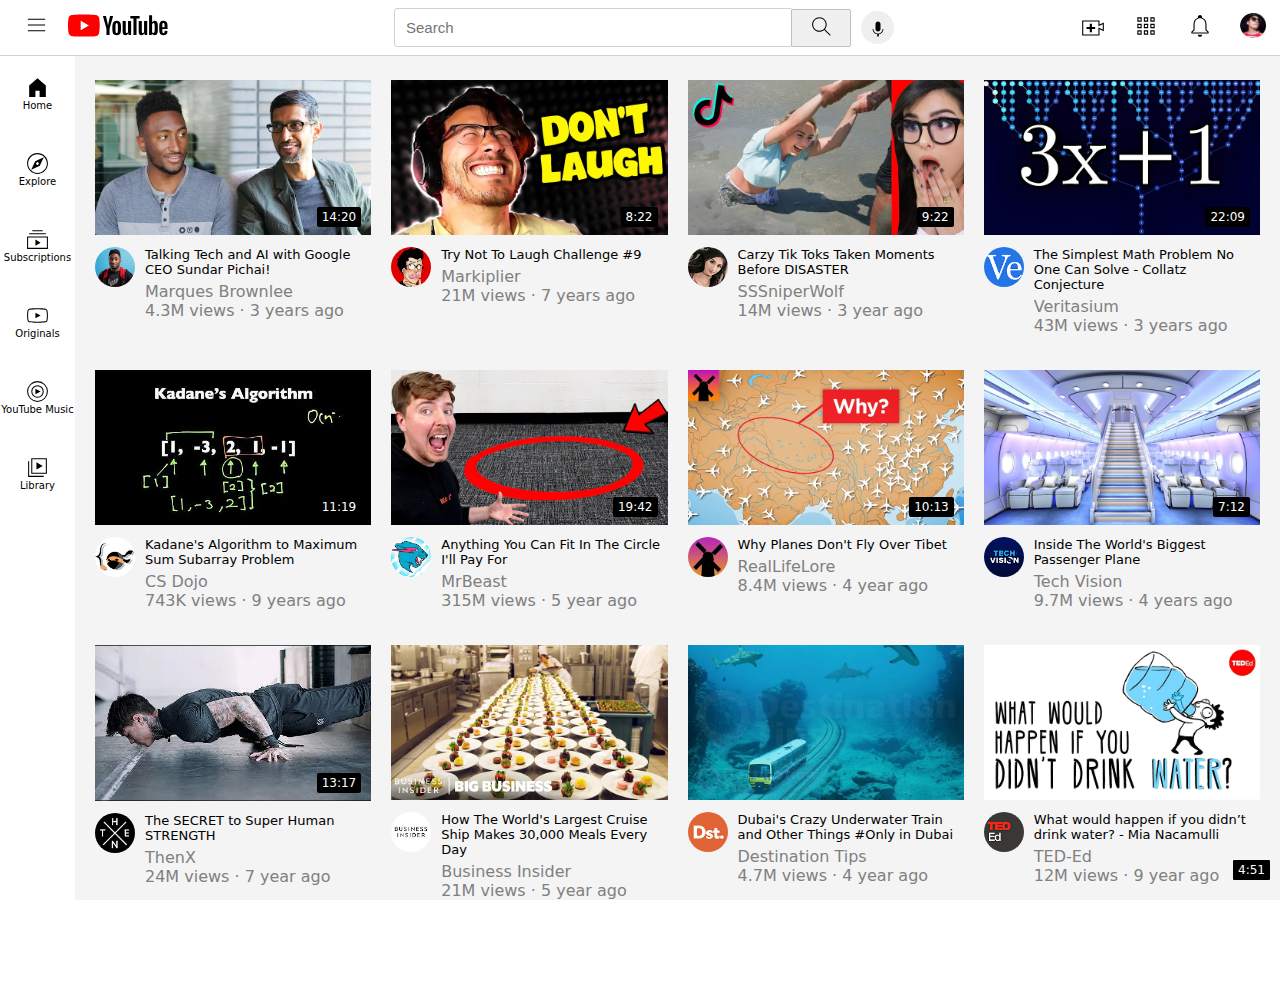
<file: index.html>
<!DOCTYPE html>
<html lang="en">
<head>
   <title>YouTube Clone</title>

    <link rel="preconnect" href="https://fonts.googleapis.com">
    <link rel="preconnect" href="https://fonts.gstatic.com" crossorigin>
    <link href="https://fonts.googleapis.com/css2?family=Roboto:ital,wght@0,100..900;1,100..900&display=swap" rel="stylesheet">
     
    <link rel="stylesheet" href="general.css">
    <link rel="stylesheet" href="video_grid.css">
    <link rel="stylesheet" href="header.css">
    <link rel="stylesheet" href="sidebar.css">

</head>
<body>
    <header class="header">
        <div class="left-part">
            <div class="hamburger">
                <img src="header-icon/hamburger-menu.svg" class="hamburger-icon">
            </div>
            <div class="youtubelogo">
                 <img src="header-icon/youtube-logo.svg" class="youtube-logo">
            </div>
        </div>
        <div class="middle-part">
                <input type="text" placeholder="Search" class="searchbox">
            <div class="search-button">
               <button class="search-button1">
                <img src="header-icon/search.svg" class="searchbutton">
               </button>
               <div class="tooltip">Search</div>
            </div>
            <div class="mic-button">
                <button class="mic-button">
                    <img src="header-icon/voice-search-icon.svg" class="miclogo">
                </button>
                <div class="tooltip">Search with your voice</div>
            </div>
        </div>
        <div class="right-part">
           <div class="create">
            <img src="header-icon/upload.svg">
            <div class="tooltip">Create</div>
           </div>
           <div class="youtube-apps">
            <img src="header-icon/youtube-apps.svg">
            <div class="tooltip">YouTube Apps</div>
           </div>
           <div class="notification">
            <img src="header-icon/notifications.svg">
            <div class="tooltip">Notification</div>
           </div>
           <div class="my-channel">
            <img src="header-icon/channel-icon.jpg" class="channel-icon">
            <div class="dev-profile">
                <div class="profile-pic">
                    <img src="header-icon/full-image.jpg">
                </div>
                <div class="text">
                    YouTube Clone by Manish Kumar
                </div>
            </div>
           </div>
        </div>
    </header>

     <nav class="side-bar">
        <div class="sidebar-link">
        <img src="sidebar-icon/home.svg">
        <div class="text">Home</div>
        </div>
        <div class="sidebar-link">
         <img src="sidebar-icon/explore.svg" alt="">
         <div class="text">Explore</div>
        </div>
        <div class="sidebar-link">
            <img src="sidebar-icon/subscriptions.svg" alt="">
            <div class="text">Subscriptions</div>
        </div>
        <div class="sidebar-link">
            <img src="sidebar-icon/originals.svg" alt="">
            <div class="text">Originals</div>
        </div>
        <div class="sidebar-link">
            <img src="sidebar-icon/youtube-music.svg" alt="">
            <div class="text">YouTube Music</div>
        </div>
        <div class="sidebar-link">
            <img src="sidebar-icon/library.svg" alt="">
            <div class="text">Library</div>
        </div>
    </nav>
    <main>
        <section class="video-grid">
            <div class="video-1">
                <div class="video-thumbnail">
                    <a href="https://youtu.be/n2RNcPRtAiY?si=ZgNLXUGSGoLHjBFl">
                        <img src="thumbnails/thumbnail-1.webp" class="thumbnail">
                    </a>
                    <div class="time">14:20</div>
                </div>
                <div class="profile-content">
                    <div class="profile-picture">
                        <a href="https://www.youtube.com/@mkbhd">
                            <img src="dp/channel-1.jpeg" class="profile">
                        </a>
                        <div class="hover-info">
                            <div class="hover-profile">
                                <img src="dp/channel-1.jpeg" class="dp">
                            </div>
                            <div class="subscribers">
                                <div class="text1">
                                    Marques Brownlee
                                </div>
                                <div class="text2">
                                    20M subscribers
                                </div>
                            </div>
                        </div>
                    </div>
                    <div class="video-content">
                        <div class="video-title">
                            <a href="Talking Tech and AI with Google CEO Sundar Pichai!">
                                Talking Tech and AI with Google CEO Sundar Pichai!
                            </a>
                        </div>
                        <div class="channel-name">
                            Marques Brownlee
                        </div>
                        <div class="views-time">
                            4.3M views &#183 3 years ago
                        </div>
                    </div>
                </div>
            </div>
            <div class="video-2">
                <div class="video-thumbnail">
                    <a href="https://youtu.be/mP0RAo9SKZk?si=bAJV5PwV_34asPmD">
                        <img src="thumbnails/thumbnail-2.webp" class="thumbnail">
                    </a>
                    
                    <div class="time">8:22</div>
                </div>
                <div class="profile-content">
                    <div class="profile-picture">
                        <a href="https://www.youtube.com/@markiplier">
                            <img src="dp/channel-2.jpeg" class="profile">
                        </a>
                        <div class="hover-info">
                            <div class="hover-profile">
                                <img src="dp/channel-2.jpeg" class="dp">
                            </div>
                            <div class="subscribers">
                                <div class="text1">
                                    Markiplier
                                </div>
                                <div class="text2">
                                    37.5M subscribers
                                </div>
                            </div>
                        </div>
                    </div>
                    <div class="video-content">
                        <div class="video-title">
                            <a href="https://youtu.be/mP0RAo9SKZk?si=6IkNz1YwE2NP1Xf7">
                                Try Not To Laugh Challenge #9
                            </a>
                        </div>
                        <div class="channel-name">
                            Markiplier
                        </div>
                        <div class="views-time">
                            21M views &#183 7 years ago
                        </div>
                    </div>
                </div>
            </div>
            <div class="video-3">
                <div class="video-thumbnail">
                    <a href="https://youtu.be/FgjPQQeTh1w?si=GjufPYgEsSTPDkxm">
                        <img src="thumbnails/thumbnail-3.webp" class="thumbnail">
                    </a>
                    <div class="time">9:22</div>
                </div>
                <div class="profile-content">
                    <div class="profile-picture">
                        <a href="https://www.youtube.com/@SSSniperWolf">
                            <img src="dp/channel-3.jpeg" class="profile">
                        </a>
                        <div class="hover-info">
                            <div class="hover-profile">
                                <img src="dp/channel-3.jpeg" class="dp">
                            </div>
                            <div class="subscribers">
                                <div class="text1">
                                    SSSniperWolf
                                </div>
                                <div class="text2">
                                    35M subscribers
                                </div>
                            </div>
                        </div>
                    </div>
                    <div class="video-content">
                        <div class="video-title">
                            <a href="https://youtu.be/FgjPQQeTh1w?si=Z2CCg-l04eJcznKw">
                                Carzy Tik Toks Taken Moments Before DISASTER
                            </a>
                        </div>
                        <div class="channel-name">
                            SSSniperWolf
                        </div>
                        <div class="views-time">
                            14M views &#183 3 year ago
                        </div>
                    </div>
                </div>
            </div>
            <div class="video-4">
                <div class="video-thumbnail">
                    <a href="https://youtu.be/094y1Z2wpJg?si=kcbJLHBf8POj1bn7">
                        <img src="thumbnails/thumbnail-4.webp" class="thumbnail">
                    </a>
                    <div class="time">22:09</div>
                </div>
                <div class="profile-content">
                    <div class="profile-picture">
                        <a href="https://www.youtube.com/@veritasium">
                            <img src="dp/channel-4.jpeg" class="profile">
                        </a>
                        <div class="hover-info">
                            <div class="hover-profile">
                                <img src="dp/channel-4.jpeg" class="dp">
                            </div>
                            <div class="subscribers">
                                <div class="text1">
                                    Veritasium
                                </div>
                                <div class="text2">
                                    17.6M subscribers
                                </div>
                            </div>
                        </div>
                    </div>
                    <div class="video-content">
                        <div class="video-title">
                            <a href="https://youtu.be/094y1Z2wpJg?si=kcbJLHBf8POj1bn7">
                                The Simplest Math Problem No One Can Solve - Collatz Conjecture
                            </a>
                        </div>
                        <div class="channel-name">
                            Veritasium
                        </div>
                        <div class="views-time">
                            43M views &#183 3 years ago
                        </div>
                    </div>
                </div>
            </div>
            <div class="video-5">
                <div class="video-thumbnail">
                    <a href="https://youtu.be/86CQq3pKSUw?si=b8Eu3iR4QoEh_26X">
                        <img src="thumbnails/thumbnail-5.webp" class="thumbnail">
                    </a>
                    <div class="time">11:19</div>
                </div>
                <div class="profile-content">
                    <div class="profile-picture">
                        <a href="https://www.youtube.com/@CSDojo">
                            <img src="dp/channel-5.jpeg" class="profile">
                        </a>
                        <div class="hover-info">
                            <div class="hover-profile">
                                <img src="dp/channel-5.jpeg" class="dp">
                            </div>
                            <div class="subscribers">
                                <div class="text1">
                                    CS Dojo
                                </div>
                                <div class="text2">
                                    1.95M subscribers
                                </div>
                            </div>
                        </div>
                    </div>
                    <div class="video-content">
                        <div class="video-title">
                            <a href="https://youtu.be/86CQq3pKSUw?si=b8Eu3iR4QoEh_26X">
                                Kadane's Algorithm to Maximum Sum Subarray Problem
                            </a>
                        </div>
                        <div class="channel-name">
                            CS Dojo
                        </div>
                        <div class="views-time">
                            743K views &#183 9 years ago
                        </div>
                    </div>
                </div>
            </div>
            <div class="video-6">
                <div class="video-thumbnail">
                    <a href="https://youtu.be/yXWw0_UfSFg?si=oEMoykiBn9xWE2m-">
                        <img src="thumbnails/thumbnail-6.webp" class="thumbnail">
                    </a>
                    <div class="time">19:42</div>
                </div>
                <div class="profile-content">
                    <div class="profile-picture">
                        <a href="https://www.youtube.com/@MrBeast">
                            <img src="dp/channel-6.jpeg" class="profile">
                        </a>
                        <div class="hover-info">
                            <div class="hover-profile">
                                <img src="dp/channel-6.jpeg" class="dp">
                            </div>
                            <div class="subscribers">
                                <div class="text1">
                                    MrBeast
                                </div>
                                <div class="text2">
                                    382M subscribers
                                </div>
                            </div>
                        </div>
                    </div>
                    <div class="video-content">
                        <div class="video-title">
                            <a href="https://youtu.be/yXWw0_UfSFg?si=oEMoykiBn9xWE2m-">
                                Anything You Can Fit In The Circle I'll Pay For
                            </a>
                        </div>
                        <div class="channel-name">
                            MrBeast
                        </div>
                        <div class="views-time">
                            315M views &#183 5 year ago
                        </div>
                    </div>
                </div>
            </div>
            <div class="video-7">
                <div class="video-thumbnail">
                    <a href="https://youtu.be/fNVa1qMbF9Y?si=vzGIvkTxuImWnMSP">
                        <img src="thumbnails/thumbnail-7.webp" class="thumbnail">
                    </a>
                    <div class="time">10:13</div>
                </div>
                <div class="profile-content">
                    <div class="profile-picture">
                        <a href="https://www.youtube.com/@RealLifeLore">
                            <img src="dp/channel-7.jpeg" class="profile">
                        </a>
                        <div class="hover-info">
                            <div class="hover-profile">
                                <img src="dp/channel-7.jpeg" class="dp">
                            </div>
                            <div class="subscribers">
                                <div class="text1">
                                    RealLifeLore
                                </div>
                                <div class="text2">
                                    7.76M subscribers
                                </div>
                            </div>
                        </div>
                    </div>
                    <div class="video-content">
                        <div class="video-title">
                            <a href="https://youtu.be/fNVa1qMbF9Y?si=vzGIvkTxuImWnMSP">
                                Why Planes Don't Fly Over Tibet
                            </a>
                        </div>
                        <div class="channel-name">
                            RealLifeLore
                        </div>
                        <div class="views-time">
                            8.4M views &#183 4 year ago
                        </div>
                    </div>
                </div>
            </div>
            <div class="video-8">
                <div class="video-thumbnail">
                    <a href="https://youtu.be/lFm4EM1juls?si=lrpWOq-yqn4ATFOm">
                        <img src="thumbnails/thumbnail-8.webp" class="thumbnail">
                    </a>
                    <div class="time">7:12</div>
                </div>
                <div class="profile-content">
                    <div class="profile-picture">
                        <a href="https://www.youtube.com/@adin">
                            <img src="dp/channel-8.jpeg" class="profile">
                        </a>
                        <div class="hover-info">
                            <div class="hover-profile">
                                <img src="dp/channel-8.jpeg" class="dp">
                            </div>
                            <div class="subscribers">
                                <div class="text1">
                                    Tech Vision
                                </div>
                                <div class="text2">
                                    843K subscribers
                                </div>
                            </div>
                        </div>
                    </div>
                    <div class="video-content">
                        <div class="video-title">
                            <a href="https://youtu.be/lFm4EM1juls?si=lrpWOq-yqn4ATFOm">
                                Inside The World's Biggest Passenger Plane
                            </a>
                        </div>
                        <div class="channel-name">
                            Tech Vision
                        </div>
                        <div class="views-time">
                            9.7M views &#183 4 years ago
                        </div>
                    </div>
                </div>
            </div>
            <div class="video-9">
                <div class="video-thumbnail">
                    <a href="https://youtu.be/ixmxOlcrlUc?si=rNdspgmx7euLuwp2">
                        <img src="thumbnails/thumbnail-9.webp" class="thumbnail">
                    </a>
                    <div class="time">13:17</div>
                </div>
                <div class="profile-content">
                    <div class="profile-picture">
                        <a href="https://www.youtube.com/@OFFICIALTHENXSTUDIOS">
                            <img src="dp/channel-9.jpeg" class="profile">
                        </a>
                        <div class="hover-info">
                            <div class="hover-profile">
                                <img src="dp/channel-9.jpeg" class="dp">
                            </div>
                            <div class="subscribers">
                                <div class="text1">
                                    ThenX
                                </div>
                                <div class="text2">
                                    7.82M subscribers
                                </div>
                            </div>
                        </div>
                    </div>
                    <div class="video-content">
                        <div class="video-title">
                            <a href="https://youtu.be/ixmxOlcrlUc?si=rNdspgmx7euLuwp2">
                                The SECRET to Super Human STRENGTH
                            </a>
                        </div>
                        <div class="channel-name">
                            ThenX
                        </div>
                        <div class="views-time">
                            24M views &#183 7 year ago
                        </div>
                    </div>
                </div>
            </div>
            <div class="video-10">
                <div class="video-thumbnail">
                    <a href="https://youtu.be/R2vXbFp5C9o?si=hYh2xTd6-f8oq-Zk">
                        <img src="thumbnails/thumbnail-10.webp" class="thumbnail">
                    </a>
                    <div class="time">7:53</div>
                </div>
                <div class="profile-content">
                    <div class="profile-picture">
                        <a href="https://www.youtube.com/@BusinessInsider">
                            <img src="dp/channel-10.jpeg" class="profile">
                        </a>
                        <div class="hover-info">
                            <div class="hover-profile">
                                <img src="dp/channel-10.jpeg" class="dp">
                            </div>
                            <div class="subscribers">
                                <div class="text1">
                                    Business Insider
                                </div>
                                <div class="text2">
                                    9.96M subscribers
                                </div>
                            </div>
                        </div>
                    </div>
                    <div class="video-content">
                        <div class="video-title">
                            <a href="https://youtu.be/R2vXbFp5C9o?si=hYh2xTd6-f8oq-Zk">
                              How The World's Largest Cruise Ship Makes 30,000 Meals Every Day
                            </a>
                        </div>
                        <div class="channel-name">
                            Business Insider
                        </div>
                        <div class="views-time">
                            21M views &#183 5 year ago
                        </div>
                    </div>
                </div>
            </div>
            <div class="video-11">
                <div class="video-thumbnail">
                    <a href="https://youtu.be/0nZuYyXET3s?si=E0Ow0UayYor0jBbv">
                        <img src="thumbnails/thumbnail-11.webp" class="thumbnail">
                    </a>
                    <div class="time">4:11</div>
                </div>
                <div class="profile-content">
                    <div class="profile-picture">
                        <a href="https://www.youtube.com/@Destinationtips">
                            <img src="dp/channel-11.jpeg" class="profile">
                        </a>
                        <div class="hover-info">
                            <div class="hover-profile">
                                <img src="dp/channel-11.jpeg" class="dp">
                            </div>
                            <div class="subscribers">
                                <div class="text1">
                                    Destination Tips
                                </div>
                                <div class="text2">
                                    282K subscribers
                                </div>
                            </div>
                        </div>
                    </div>
                    <div class="video-content">
                        <div class="video-title">
                            <a href="https://youtu.be/0nZuYyXET3s?si=E0Ow0UayYor0jBbv">
                                Dubai's Crazy Underwater Train and Other Things #Only in Dubai
                            </a>
                        </div>
                        <div class="channel-name">
                            Destination Tips
                        </div>
                        <div class="views-time">
                            4.7M views &#183 4 year ago
                        </div>
                    </div>
                </div>
            </div>
            <div class="video-12">
                <div class="video-thumbnail">
                    <!-- https://youtu.be/9iMGFqMmUFs?si=kR66qSZcwwRpVvLu -->
                    <a href="https://youtu.be/9iMGFqMmUFs?si=kR66qSZcwwRpVvLu">
                        <img src="thumbnails/thumbnail-12.webp" class="thumbnail">
                    </a>
                    <div class="time">4:51</div>
                </div>
                <div class="profile-content">
                    <div class="profile-picture">
                        <a href="https://www.youtube.com/@TEDEd">
                            <img src="dp/channel-12.jpeg" class="profile">
                        </a>
                        <div class="hover-info">
                            <div class="hover-profile">
                                <img src="dp/channel-12.jpeg" class="dp">
                            </div>
                            <div class="subscribers">
                                <div class="text1">
                                    TED-Ed
                                </div>
                                <div class="text2">
                                    21.3M subscribers
                                </div>
                            </div>
                        </div>
                    </div>
                    <div class="video-content">
                        <div class="video-title">
                            <a href="https://youtube.com/shorts/2i9gr4bYR4U?si=RT-S4XbN5OTz3W6p">
                                What would happen if you didn’t drink water? - Mia Nacamulli
                            </a>
                        </div>
                        <div class="channel-name">
                                TED-Ed 
                        </div>
                        <div class="views-time">
                            12M views &#183 9 year ago
                        </div>
                    </div>
                </div>
            </div>
        </section>
    </main>
</body>
</html>
</file>
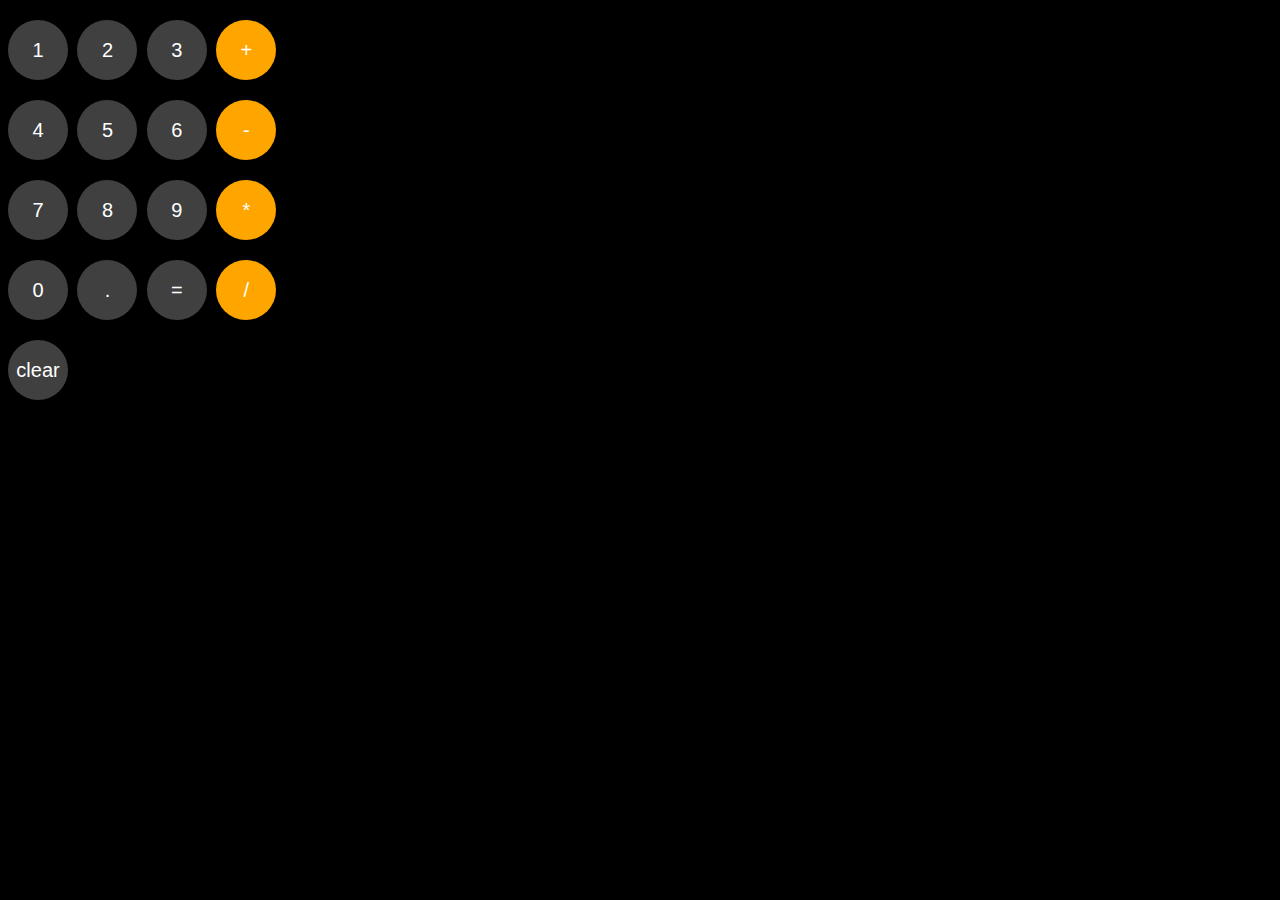
<file: calculator/index.html>
<!DOCTYPE html>
<html lang="en">
<head>
    <title>calculator</title>
    <style>
        body{
          background-color: black;
          font-family: Arial, Helvetica, sans-serif;
        }
        div{
            margin-top: 20px;
        }
        button{
           width: 60px;
           height: 60px;
           border: none;
           font-size: 20px;
           margin-right: 5px;
           border-radius: 35px;
           color: white;
           background-color: rgb(64, 64, 64);
        }
        .operator{
            background-color: orange;
        }
        .js-result{
          color: white;
          font-size: 45px;
          margin-top: 10px;
        }
    </style>
</head>
<body>
    <div class="js-result"></div>
    <div>
        <button onclick="
        updateValue('1');
        ">1</button>

    <button onclick="
        updateValue('2');
    ">2</button>

    <button onclick="
        updateValue('3');
    ">3</button>

    <button class="operator" onclick="
        updateValue('+');
    ">+</button>
    </div>
    <div>
        <button onclick="
        updateValue('4');
        ">4</button>

    <button onclick="
        updateValue('5');
    ">5</button>

    <button onclick="
        updateValue('6');
    ">6</button>

    <button class="operator" onclick="
        updateValue('-');
    ">-</button>
    </div>
    <div>
        <button onclick="
        updateValue('7');
        ">7</button>

    <button onclick="
        updateValue('8');
    ">8</button>

    <button onclick="
        updateValue('9');
    ">9</button>

    <button class="operator" onclick="
        updateValue('*');
    ">*</button>
    </div>
    <div>
        <button onclick="
        updateValue('0');
        ">0</button>

    <button onclick="
        updateValue('.');
    ">.</button>

    <button onclick="
     calculate();
    ">=</button>

    <button class="operator" onclick="
        updateValue('/');
    ">/</button>
    </div>
     <div>
        <button onclick="
        calculation='';
        localStorage.removeItem('score');
        display(calculation);
       ">clear</button>
     </div>

    <script>
        let calculation=localStorage.getItem('score')||'';
        display(calculation);
        
        function display(calculation){
            document.querySelector('.js-result')
             .innerHTML=calculation;
        }
        function updateValue(value){
            calculation+=value;
            storeValue(calculation);
            display(calculation);
        }
        function calculate(){
            calculation=eval(calculation);
            storeValue(calculation);
            display(calculation);
        }
        function storeValue(){
            localStorage.setItem('score',calculation);
        }

    </script>

</body>
</html>
</file>
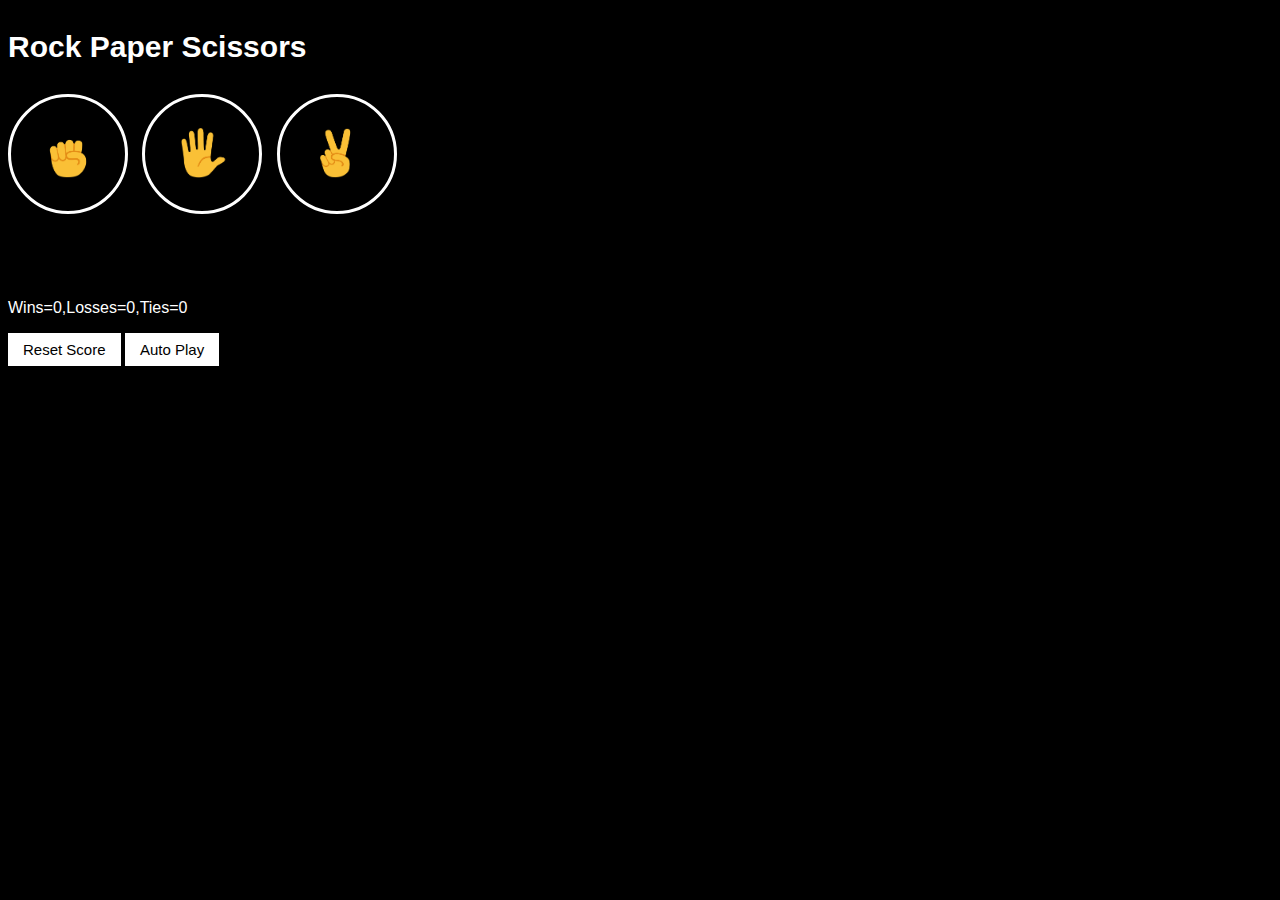
<file: rps/index.html>
<!DOCTYPE html>
<html lang="en">
<head>
    <title>Rock Paper Scissors</title>
    <link rel="stylesheet" href="rps.css">
</head>
<body>
    <p class="heading-1">
        Rock Paper Scissors
    </p>

     <button class="rock-button">
        <img src="rock-emoji.png" class="image">
     </button>

     <button class="paper-button">
        <img src="paper-emoji.png" class="image">
     </button>

     <button class="scissors-button">
        <img src="scissors-emoji.png" class="image">
     </button>

      <p class="js-result result-text"></p>
      <p class="js-move move"></p>
      <p class="js-score"></p>
      
      <button class="reset-button">Reset Score</button>

      <button class="auto-play-button">Auto Play</button>
       
      <div class="confirmation"></div>

    <script src="rps.js"></script>

</body>
</html>
</file>
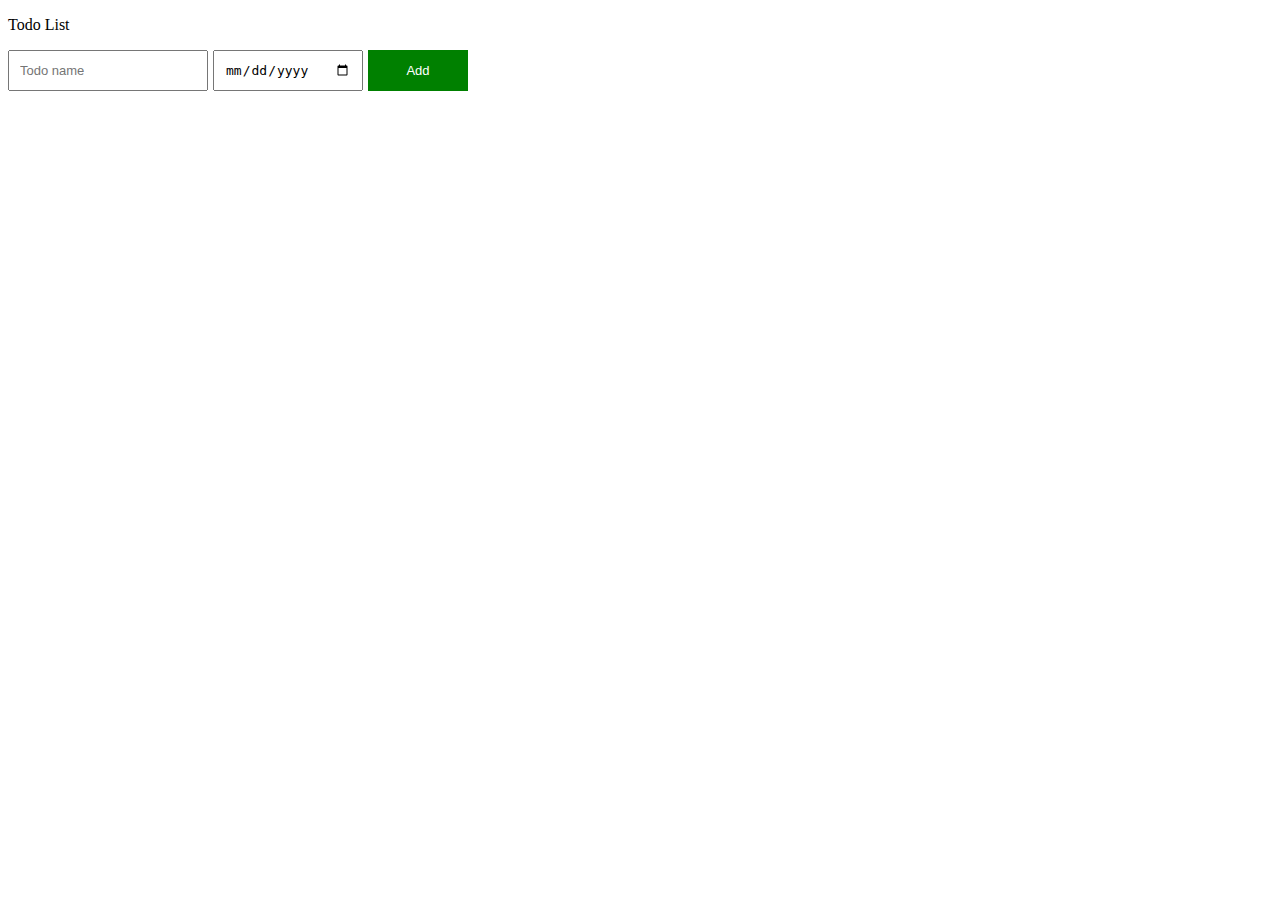
<file: todo/index.html>
<!DOCTYPE html>
<html lang="en">
<head>
    <title>Todo</title>
    <link rel="stylesheet" href="todolist.css">
</head>
<body>
    <p>Todo List </p>
    <div class="grid-1">
        <input placeholder="Todo name" class="js-box">
        <input type="date" class="js-date-box">
        <button class="js-button add-button">Add</button>
    </div>
        <div class="js-result grid-2"></div>
    
    <script src="todolist.js"></script>
</body>
</html>
</file>
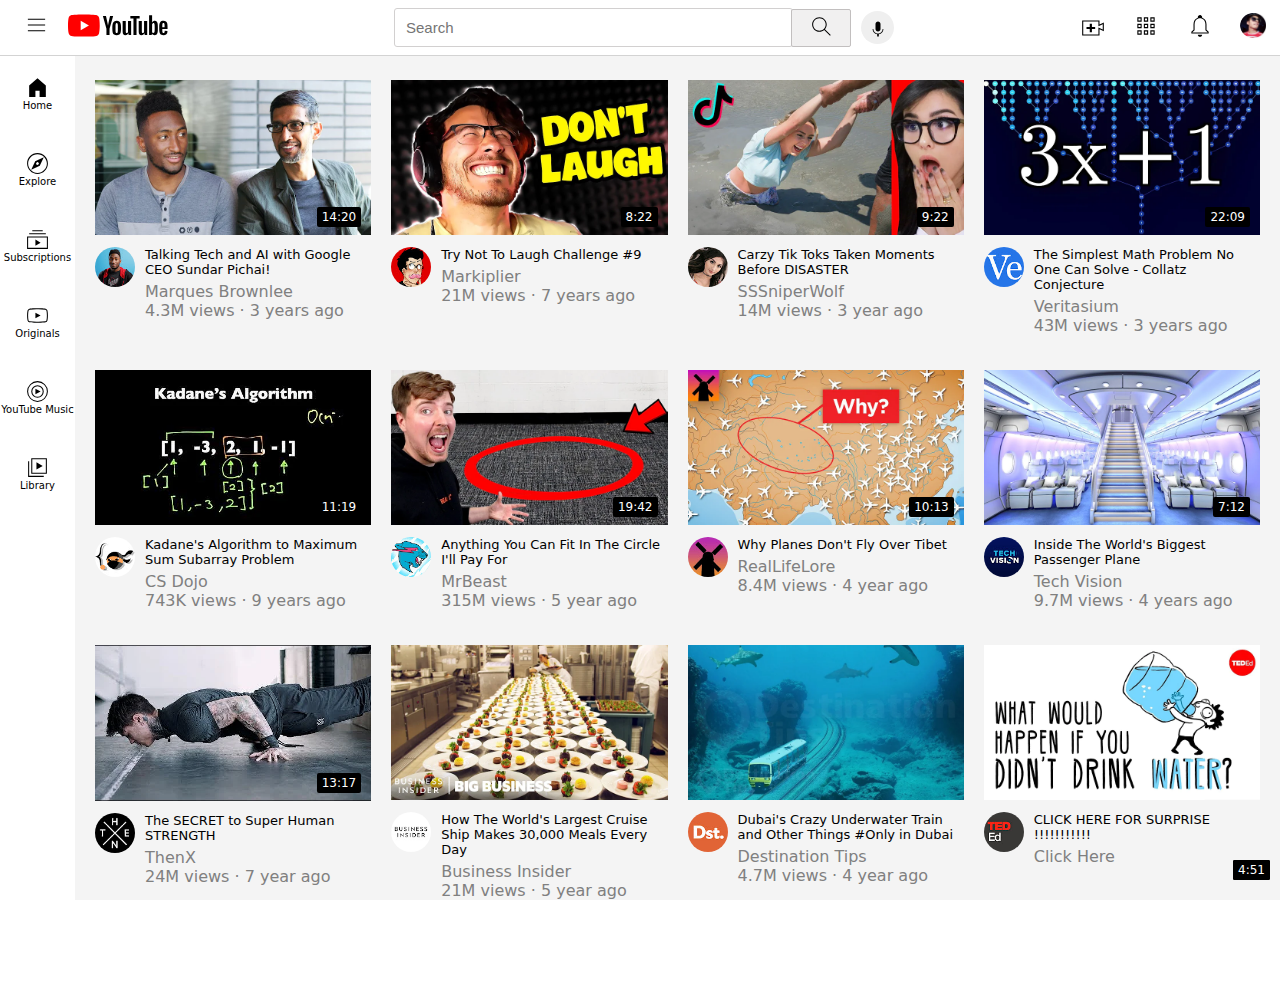
<file: youtube/index.html>
<!DOCTYPE html>
<html lang="en">
<head>
   <title>YouTube Clone</title>

    <link rel="preconnect" href="https://fonts.googleapis.com">
    <link rel="preconnect" href="https://fonts.gstatic.com" crossorigin>
    <link href="https://fonts.googleapis.com/css2?family=Roboto:ital,wght@0,100..900;1,100..900&display=swap" rel="stylesheet">
     
    <link rel="stylesheet" href="general.css">
    <link rel="stylesheet" href="video_grid.css">
    <link rel="stylesheet" href="header.css">
    <link rel="stylesheet" href="sidebar.css">

</head>
<body>
    <header class="header">
        <div class="left-part">
            <div class="hamburger">
                <img src="header-icon/hamburger-menu.svg" class="hamburger-icon">
            </div>
            <div class="youtubelogo">
                 <img src="header-icon/youtube-logo.svg" class="youtube-logo">
            </div>
        </div>
        <div class="middle-part">
                <input type="text" placeholder="Search" class="searchbox">
            <div class="search-button">
               <button class="search-button1">
                <img src="header-icon/search.svg" class="searchbutton">
               </button>
               <div class="tooltip">Search</div>
            </div>
            <div class="mic-button">
                <button class="mic-button">
                    <img src="header-icon/voice-search-icon.svg" class="miclogo">
                </button>
                <div class="tooltip">Search with your voice</div>
            </div>
        </div>
        <div class="right-part">
           <div class="create">
            <img src="header-icon/upload.svg">
            <div class="tooltip">Create</div>
           </div>
           <div class="youtube-apps">
            <img src="header-icon/youtube-apps.svg">
            <div class="tooltip">YouTube Apps</div>
           </div>
           <div class="notification">
            <img src="header-icon/notifications.svg">
            <div class="tooltip">Notification</div>
           </div>
           <div class="my-channel">
            <img src="header-icon/channel-icon.jpg" class="channel-icon">
            <div class="dev-profile">
                <div class="profile-pic">
                    <img src="header-icon/full-image.jpg">
                </div>
                <div class="text">
                    YouTube Clone by Manish Kumar
                </div>
            </div>
           </div>
        </div>
    </header>

     <nav class="side-bar">
        <div class="sidebar-link">
        <img src="sidebar-icon/home.svg">
        <div class="text">Home</div>
        </div>
        <div class="sidebar-link">
         <img src="sidebar-icon/explore.svg" alt="">
         <div class="text">Explore</div>
        </div>
        <div class="sidebar-link">
            <img src="sidebar-icon/subscriptions.svg" alt="">
            <div class="text">Subscriptions</div>
        </div>
        <div class="sidebar-link">
            <img src="sidebar-icon/originals.svg" alt="">
            <div class="text">Originals</div>
        </div>
        <div class="sidebar-link">
            <img src="sidebar-icon/youtube-music.svg" alt="">
            <div class="text">YouTube Music</div>
        </div>
        <div class="sidebar-link">
            <img src="sidebar-icon/library.svg" alt="">
            <div class="text">Library</div>
        </div>
    </nav>
    <main>
        <section class="video-grid">
            <div class="video-1">
                <div class="video-thumbnail">
                    <a href="https://youtu.be/n2RNcPRtAiY?si=ZgNLXUGSGoLHjBFl">
                        <img src="thumbnails/thumbnail-1.webp" class="thumbnail">
                    </a>
                    <div class="time">14:20</div>
                </div>
                <div class="profile-content">
                    <div class="profile-picture">
                        <a href="https://www.youtube.com/@mkbhd">
                            <img src="dp/channel-1.jpeg" class="profile">
                        </a>
                        <div class="hover-info">
                            <div class="hover-profile">
                                <img src="dp/channel-1.jpeg" class="dp">
                            </div>
                            <div class="subscribers">
                                <div class="text1">
                                    Marques Brownlee
                                </div>
                                <div class="text2">
                                    20M subscribers
                                </div>
                            </div>
                        </div>
                    </div>
                    <div class="video-content">
                        <div class="video-title">
                            <a href="Talking Tech and AI with Google CEO Sundar Pichai!">
                                Talking Tech and AI with Google CEO Sundar Pichai!
                            </a>
                        </div>
                        <div class="channel-name">
                            Marques Brownlee
                        </div>
                        <div class="views-time">
                            4.3M views &#183 3 years ago
                        </div>
                    </div>
                </div>
            </div>
            <div class="video-2">
                <div class="video-thumbnail">
                    <a href="https://youtu.be/mP0RAo9SKZk?si=bAJV5PwV_34asPmD">
                        <img src="thumbnails/thumbnail-2.webp" class="thumbnail">
                    </a>
                    
                    <div class="time">8:22</div>
                </div>
                <div class="profile-content">
                    <div class="profile-picture">
                        <a href="https://www.youtube.com/@markiplier">
                            <img src="dp/channel-2.jpeg" class="profile">
                        </a>
                        <div class="hover-info">
                            <div class="hover-profile">
                                <img src="dp/channel-2.jpeg" class="dp">
                            </div>
                            <div class="subscribers">
                                <div class="text1">
                                    Markiplier
                                </div>
                                <div class="text2">
                                    37.5M subscribers
                                </div>
                            </div>
                        </div>
                    </div>
                    <div class="video-content">
                        <div class="video-title">
                            <a href="https://youtu.be/mP0RAo9SKZk?si=6IkNz1YwE2NP1Xf7">
                                Try Not To Laugh Challenge #9
                            </a>
                        </div>
                        <div class="channel-name">
                            Markiplier
                        </div>
                        <div class="views-time">
                            21M views &#183 7 years ago
                        </div>
                    </div>
                </div>
            </div>
            <div class="video-3">
                <div class="video-thumbnail">
                    <a href="https://youtu.be/FgjPQQeTh1w?si=GjufPYgEsSTPDkxm">
                        <img src="thumbnails/thumbnail-3.webp" class="thumbnail">
                    </a>
                    <div class="time">9:22</div>
                </div>
                <div class="profile-content">
                    <div class="profile-picture">
                        <a href="https://www.youtube.com/@SSSniperWolf">
                            <img src="dp/channel-3.jpeg" class="profile">
                        </a>
                        <div class="hover-info">
                            <div class="hover-profile">
                                <img src="dp/channel-3.jpeg" class="dp">
                            </div>
                            <div class="subscribers">
                                <div class="text1">
                                    SSSniperWolf
                                </div>
                                <div class="text2">
                                    35M subscribers
                                </div>
                            </div>
                        </div>
                    </div>
                    <div class="video-content">
                        <div class="video-title">
                            <a href="https://youtu.be/FgjPQQeTh1w?si=Z2CCg-l04eJcznKw">
                                Carzy Tik Toks Taken Moments Before DISASTER
                            </a>
                        </div>
                        <div class="channel-name">
                            SSSniperWolf
                        </div>
                        <div class="views-time">
                            14M views &#183 3 year ago
                        </div>
                    </div>
                </div>
            </div>
            <div class="video-4">
                <div class="video-thumbnail">
                    <a href="https://youtu.be/094y1Z2wpJg?si=kcbJLHBf8POj1bn7">
                        <img src="thumbnails/thumbnail-4.webp" class="thumbnail">
                    </a>
                    <div class="time">22:09</div>
                </div>
                <div class="profile-content">
                    <div class="profile-picture">
                        <a href="https://www.youtube.com/@veritasium">
                            <img src="dp/channel-4.jpeg" class="profile">
                        </a>
                        <div class="hover-info">
                            <div class="hover-profile">
                                <img src="dp/channel-4.jpeg" class="dp">
                            </div>
                            <div class="subscribers">
                                <div class="text1">
                                    Veritasium
                                </div>
                                <div class="text2">
                                    17.6M subscribers
                                </div>
                            </div>
                        </div>
                    </div>
                    <div class="video-content">
                        <div class="video-title">
                            <a href="https://youtu.be/094y1Z2wpJg?si=kcbJLHBf8POj1bn7">
                                The Simplest Math Problem No One Can Solve - Collatz Conjecture
                            </a>
                        </div>
                        <div class="channel-name">
                            Veritasium
                        </div>
                        <div class="views-time">
                            43M views &#183 3 years ago
                        </div>
                    </div>
                </div>
            </div>
            <div class="video-5">
                <div class="video-thumbnail">
                    <a href="https://youtu.be/86CQq3pKSUw?si=b8Eu3iR4QoEh_26X">
                        <img src="thumbnails/thumbnail-5.webp" class="thumbnail">
                    </a>
                    <div class="time">11:19</div>
                </div>
                <div class="profile-content">
                    <div class="profile-picture">
                        <a href="https://www.youtube.com/@CSDojo">
                            <img src="dp/channel-5.jpeg" class="profile">
                        </a>
                        <div class="hover-info">
                            <div class="hover-profile">
                                <img src="dp/channel-5.jpeg" class="dp">
                            </div>
                            <div class="subscribers">
                                <div class="text1">
                                    CS Dojo
                                </div>
                                <div class="text2">
                                    1.95M subscribers
                                </div>
                            </div>
                        </div>
                    </div>
                    <div class="video-content">
                        <div class="video-title">
                            <a href="https://youtu.be/86CQq3pKSUw?si=b8Eu3iR4QoEh_26X">
                                Kadane's Algorithm to Maximum Sum Subarray Problem
                            </a>
                        </div>
                        <div class="channel-name">
                            CS Dojo
                        </div>
                        <div class="views-time">
                            743K views &#183 9 years ago
                        </div>
                    </div>
                </div>
            </div>
            <div class="video-6">
                <div class="video-thumbnail">
                    <a href="https://youtu.be/yXWw0_UfSFg?si=oEMoykiBn9xWE2m-">
                        <img src="thumbnails/thumbnail-6.webp" class="thumbnail">
                    </a>
                    <div class="time">19:42</div>
                </div>
                <div class="profile-content">
                    <div class="profile-picture">
                        <a href="https://www.youtube.com/@MrBeast">
                            <img src="dp/channel-6.jpeg" class="profile">
                        </a>
                        <div class="hover-info">
                            <div class="hover-profile">
                                <img src="dp/channel-6.jpeg" class="dp">
                            </div>
                            <div class="subscribers">
                                <div class="text1">
                                    MrBeast
                                </div>
                                <div class="text2">
                                    382M subscribers
                                </div>
                            </div>
                        </div>
                    </div>
                    <div class="video-content">
                        <div class="video-title">
                            <a href="https://youtu.be/yXWw0_UfSFg?si=oEMoykiBn9xWE2m-">
                                Anything You Can Fit In The Circle I'll Pay For
                            </a>
                        </div>
                        <div class="channel-name">
                            MrBeast
                        </div>
                        <div class="views-time">
                            315M views &#183 5 year ago
                        </div>
                    </div>
                </div>
            </div>
            <div class="video-7">
                <div class="video-thumbnail">
                    <a href="https://youtu.be/fNVa1qMbF9Y?si=vzGIvkTxuImWnMSP">
                        <img src="thumbnails/thumbnail-7.webp" class="thumbnail">
                    </a>
                    <div class="time">10:13</div>
                </div>
                <div class="profile-content">
                    <div class="profile-picture">
                        <a href="https://www.youtube.com/@RealLifeLore">
                            <img src="dp/channel-7.jpeg" class="profile">
                        </a>
                        <div class="hover-info">
                            <div class="hover-profile">
                                <img src="dp/channel-7.jpeg" class="dp">
                            </div>
                            <div class="subscribers">
                                <div class="text1">
                                    RealLifeLore
                                </div>
                                <div class="text2">
                                    7.76M subscribers
                                </div>
                            </div>
                        </div>
                    </div>
                    <div class="video-content">
                        <div class="video-title">
                            <a href="https://youtu.be/fNVa1qMbF9Y?si=vzGIvkTxuImWnMSP">
                                Why Planes Don't Fly Over Tibet
                            </a>
                        </div>
                        <div class="channel-name">
                            RealLifeLore
                        </div>
                        <div class="views-time">
                            8.4M views &#183 4 year ago
                        </div>
                    </div>
                </div>
            </div>
            <div class="video-8">
                <div class="video-thumbnail">
                    <a href="https://youtu.be/lFm4EM1juls?si=lrpWOq-yqn4ATFOm">
                        <img src="thumbnails/thumbnail-8.webp" class="thumbnail">
                    </a>
                    <div class="time">7:12</div>
                </div>
                <div class="profile-content">
                    <div class="profile-picture">
                        <a href="https://www.youtube.com/@adin">
                            <img src="dp/channel-8.jpeg" class="profile">
                        </a>
                        <div class="hover-info">
                            <div class="hover-profile">
                                <img src="dp/channel-8.jpeg" class="dp">
                            </div>
                            <div class="subscribers">
                                <div class="text1">
                                    Tech Vision
                                </div>
                                <div class="text2">
                                    843K subscribers
                                </div>
                            </div>
                        </div>
                    </div>
                    <div class="video-content">
                        <div class="video-title">
                            <a href="https://youtu.be/lFm4EM1juls?si=lrpWOq-yqn4ATFOm">
                                Inside The World's Biggest Passenger Plane
                            </a>
                        </div>
                        <div class="channel-name">
                            Tech Vision
                        </div>
                        <div class="views-time">
                            9.7M views &#183 4 years ago
                        </div>
                    </div>
                </div>
            </div>
            <div class="video-9">
                <div class="video-thumbnail">
                    <a href="https://youtu.be/ixmxOlcrlUc?si=rNdspgmx7euLuwp2">
                        <img src="thumbnails/thumbnail-9.webp" class="thumbnail">
                    </a>
                    <div class="time">13:17</div>
                </div>
                <div class="profile-content">
                    <div class="profile-picture">
                        <a href="https://www.youtube.com/@OFFICIALTHENXSTUDIOS">
                            <img src="dp/channel-9.jpeg" class="profile">
                        </a>
                        <div class="hover-info">
                            <div class="hover-profile">
                                <img src="dp/channel-9.jpeg" class="dp">
                            </div>
                            <div class="subscribers">
                                <div class="text1">
                                    ThenX
                                </div>
                                <div class="text2">
                                    7.82M subscribers
                                </div>
                            </div>
                        </div>
                    </div>
                    <div class="video-content">
                        <div class="video-title">
                            <a href="https://youtu.be/ixmxOlcrlUc?si=rNdspgmx7euLuwp2">
                                The SECRET to Super Human STRENGTH
                            </a>
                        </div>
                        <div class="channel-name">
                            ThenX
                        </div>
                        <div class="views-time">
                            24M views &#183 7 year ago
                        </div>
                    </div>
                </div>
            </div>
            <div class="video-10">
                <div class="video-thumbnail">
                    <a href="https://youtu.be/R2vXbFp5C9o?si=hYh2xTd6-f8oq-Zk">
                        <img src="thumbnails/thumbnail-10.webp" class="thumbnail">
                    </a>
                    <div class="time">7:53</div>
                </div>
                <div class="profile-content">
                    <div class="profile-picture">
                        <a href="https://www.youtube.com/@BusinessInsider">
                            <img src="dp/channel-10.jpeg" class="profile">
                        </a>
                        <div class="hover-info">
                            <div class="hover-profile">
                                <img src="dp/channel-10.jpeg" class="dp">
                            </div>
                            <div class="subscribers">
                                <div class="text1">
                                    Business Insider
                                </div>
                                <div class="text2">
                                    9.96M subscribers
                                </div>
                            </div>
                        </div>
                    </div>
                    <div class="video-content">
                        <div class="video-title">
                            <a href="https://youtu.be/R2vXbFp5C9o?si=hYh2xTd6-f8oq-Zk">
                              How The World's Largest Cruise Ship Makes 30,000 Meals Every Day
                            </a>
                        </div>
                        <div class="channel-name">
                            Business Insider
                        </div>
                        <div class="views-time">
                            21M views &#183 5 year ago
                        </div>
                    </div>
                </div>
            </div>
            <div class="video-11">
                <div class="video-thumbnail">
                    <a href="https://youtu.be/0nZuYyXET3s?si=E0Ow0UayYor0jBbv">
                        <img src="thumbnails/thumbnail-11.webp" class="thumbnail">
                    </a>
                    <div class="time">4:11</div>
                </div>
                <div class="profile-content">
                    <div class="profile-picture">
                        <a href="https://www.youtube.com/@Destinationtips">
                            <img src="dp/channel-11.jpeg" class="profile">
                        </a>
                        <div class="hover-info">
                            <div class="hover-profile">
                                <img src="dp/channel-11.jpeg" class="dp">
                            </div>
                            <div class="subscribers">
                                <div class="text1">
                                    Destination Tips
                                </div>
                                <div class="text2">
                                    282K subscribers
                                </div>
                            </div>
                        </div>
                    </div>
                    <div class="video-content">
                        <div class="video-title">
                            <a href="https://youtu.be/0nZuYyXET3s?si=E0Ow0UayYor0jBbv">
                                Dubai's Crazy Underwater Train and Other Things #Only in Dubai
                            </a>
                        </div>
                        <div class="channel-name">
                            Destination Tips
                        </div>
                        <div class="views-time">
                            4.7M views &#183 4 year ago
                        </div>
                    </div>
                </div>
            </div>
            <div class="video-12">
                <div class="video-thumbnail">
                    <!-- https://youtu.be/9iMGFqMmUFs?si=kR66qSZcwwRpVvLu -->
                    <a href="https://youtube.com/shorts/2i9gr4bYR4U?si=RT-S4XbN5OTz3W6p">
                        <img src="thumbnails/thumbnail-12.webp" class="thumbnail">
                    </a>
                    <div class="time">4:51</div>
                </div>
                <div class="profile-content">
                    <div class="profile-picture">
                        <a href="https://www.youtube.com/@TEDEd">
                            <img src="dp/channel-12.jpeg" class="profile">
                        </a>
                        <div class="hover-info">
                            <div class="hover-profile">
                                <img src="dp/channel-12.jpeg" class="dp">
                            </div>
                            <div class="subscribers">
                                <div class="text1">
                                    TED-Ed
                                </div>
                                <div class="text2">
                                    21.3M subscribers
                                </div>
                            </div>
                        </div>
                    </div>
                    <div class="video-content">
                        <div class="video-title">
                            <a href="https://youtube.com/shorts/2i9gr4bYR4U?si=RT-S4XbN5OTz3W6p">
                                CLICK HERE FOR SURPRISE !!!!!!!!!!!
                                <!-- 
                                  What would happen if you didn’t drink water? - Mia Nacamulli -->
                            </a>
                        </div>
                        <div class="channel-name">
                                Click Here<!-- TED-Ed -->
                        </div>
                        <div class="views-time">
                            <!--12M views &#183 9 year ago -->
                        </div>
                    </div>
                </div>
            </div>
        </section>
    </main>
</body>
</html>
</file>
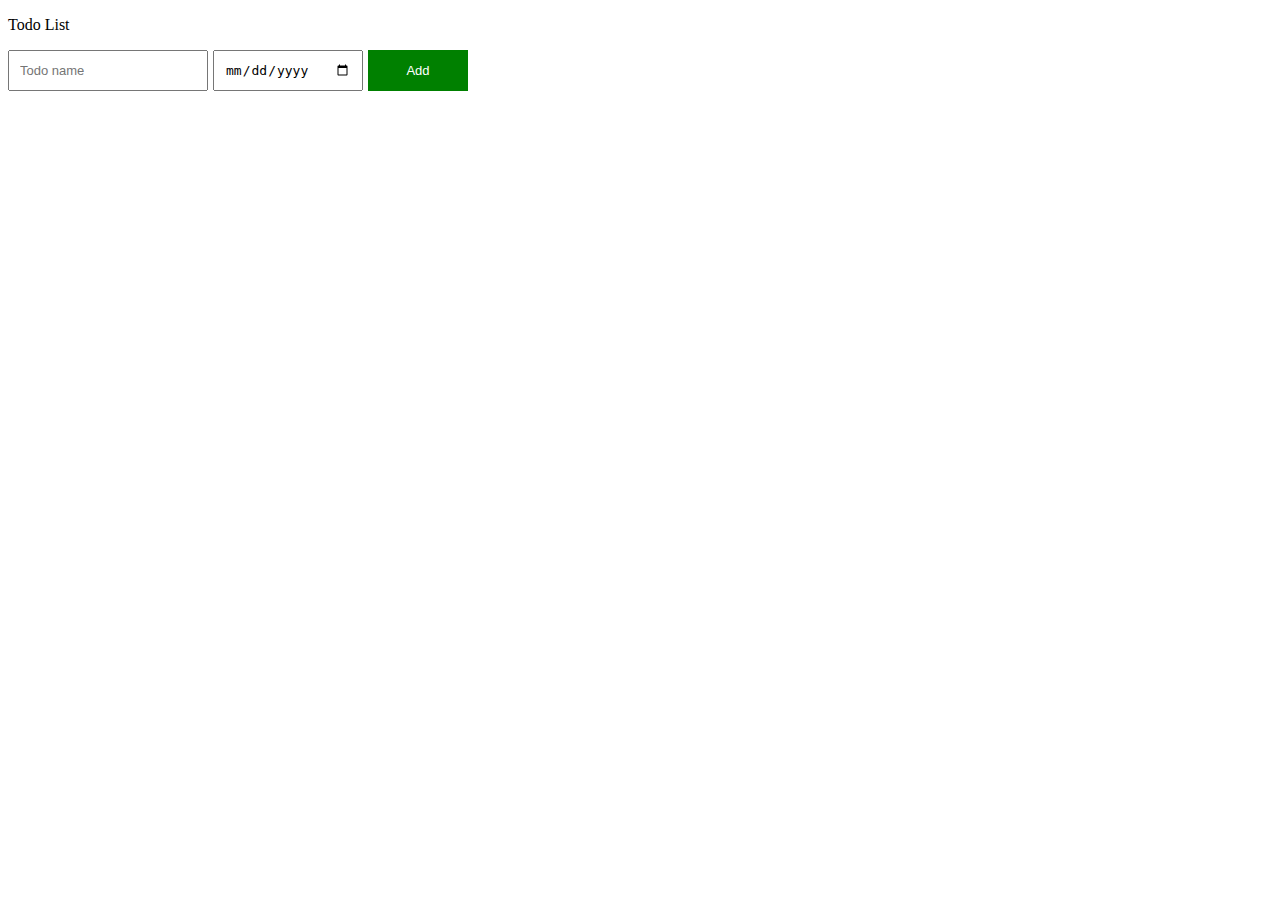
<file: todo/todo.html>
<!DOCTYPE html>
<html lang="en">
<head>
    <title>Todo</title>
    <link rel="stylesheet" href="todolist.css">
</head>
<body>
    <p>Todo List </p>
    <div class="grid-1">
        <input placeholder="Todo name" class="js-box">
        <input type="date" class="js-date-box">
        <button class="js-button add-button">Add</button>
    </div>
        <div class="js-result grid-2"></div>
    
    <script src="todolist.js"></script>
</body>
</html>
</file>
<file: general.css>
body{
    font-family: system-ui, -apple-system, BlinkMacSystemFont, 'Segoe UI', Roboto, Oxygen, Ubuntu, Cantarell, 'Open Sans', 'Helvetica Neue', sans-serif;
    margin: 0;
    padding: 0;
    height: 1000px;
}

@media (min-width:1150px) {
    .video-grid{
        grid-template-columns: 1fr 1fr;
    }
}
</file>
<file: video_grid.css>
.video-grid{
    display:grid;
    grid-template-columns: 1fr 1fr 1fr;
    column-gap: 20px;
    row-gap: 35px;
    padding-left: 95px;
    padding-top: 80px;
    padding-right: 20px;
    background-color: rgba(213, 210, 210, 0.251);
}
@media (min-width:1150px) {
    .video-grid{
        display: grid;
        grid-template-columns: 1fr 1fr 1fr 1fr;
    }
}
@media (max-width:868px) {
    .video-grid{
        display: grid;
        grid-template-columns: 1fr 1fr;
    }
}
@media (max-width:586px) {
    .video-grid{
        display: grid;
        grid-template-columns: 1fr;
    }
}
.thumbnail{
    width:100%;
    margin-bottom: 8px;
}
.profile{
  width: 40px;
  height: 40px;
  border-radius:25px;
  margin-right: 10px;

}
.video-title{
    font-weight: 500;
    margin-bottom: 5px;
    font-size: 13px;
}
.channel-name,
.views-time{
    color: gray;
}

.profile-content{
    display: flex;
}

.thumbnail,
.video-title,
.profile,
.channel-name{
    cursor: pointer;
}
.video-1 .video-thumbnail,
.video-2 .video-thumbnail,
.video-3 .video-thumbnail,
.video-4 .video-thumbnail,
.video-5 .video-thumbnail,
.video-6 .video-thumbnail,
.video-7 .video-thumbnail,
.video-8 .video-thumbnail,
.video-9 .video-thumbnail{
    position: relative;
}
.video-thumbnail .time{
    position: absolute;
    bottom:20px;
    right:10px;
    font-weight:500;
    background-color: black;
    color: white;
    font-size: 12px;
    padding: 3px 5px;
    border-radius: 2px;
}
a{
    text-decoration: none;
    color: inherit;
}
.video-1{
    flex-shrink:none;
}
</file>
<file: header.css>
.header{
    position:fixed;
    left: 0;
    top: 0;
    right:0;
    display: flex;
    height: 55px;
    border-bottom: 1px solid lightgrey;
    justify-content: space-between;
    z-index: 1000;
    background-color: white;
}
.right-part{
    width: 200px;
}
.left-part{
    display: flex;
    align-items: center;
    padding-left: 25px;
    margin-right: -30px;
    flex-shrink: 0;
}
.hamburger-icon{
    width: 23px;
    height: 23px;
}
.youtube-logo{
    width: 100px;
    height: 35px;
    padding-left: 20px;
}
.middle-part{
    display: flex;
    flex: 1;
    margin-left: 100px;
    max-width: 500px;
    margin-right: 30px;
    align-items: center;
    justify-content: center;
}
.searchbox{
    flex: 1;
    height: 35px;
    padding-left: 11px;
    font-size: 15px;
    border-radius: 3px;
    border: 1px solid rgb(210, 208, 208);
    width: 0;;
    
}
.search-button1{
 width: 60px;
 height: 38px;
 margin-left: -2px;
 border: 1px solid rgb(194, 191, 191);
 border-radius: 2px;
 background-color: rgb(241, 240, 240);
}
.searchbutton{
    width: 25px;
}
.mic-button{
    margin-left: 5px;
    position:relative;
    display: flex;
    justify-content: center;
}
.mic-button .tooltip{
    position:absolute;
    white-space: nowrap;
    bottom: -35px;
    background-color:rgb(141, 140, 140) ;
    border-radius: 3px;
    padding: 6px 9px;
    font-size: 13px;
    color: white;
    opacity: 0;
    transition: opacity 0.20s;
    pointer-events: none;
}
.mic-button:hover .tooltip{
    opacity: 1;
}
.mic-button{
    height: 33px;
    width: 38px;
    border: none;
    border-radius: 25px;
}
.miclogo{
   padding-top: 3px;
   width: 20px;
   
}
.right-part{
    display:flex;
    justify-content: space-between;
    align-items: center;
    flex-shrink: 0;
}

.right-part img{
    width: 26px;
    padding-right: 14px;
}
.search-button{
    position:relative;
    display: flex;
    justify-content: center;
}
.search-button .tooltip{
    position: absolute;
    bottom: -35px;
    color: white;
    background-color: rgb(141, 140, 140);
    border-radius: 3px;
    padding: 6px 9px;
    font-size: 13px;
    opacity: 0;
    transition: opacity 0.20s;
    pointer-events: none;
}
.search-button:hover .tooltip{
     opacity: 1;
}
.create{
    position: relative;
    display: flex;
    justify-content: center;
}
.create .tooltip{
    position:absolute;
    bottom: -35px;
    left:-14px;
    color: white;
    background-color: rgb(141, 140, 140);
    border-radius: 3px;
    padding: 6px 9px;
    font-size: 13px;
    opacity: 0;
    transition: opacity 0.20s;
    pointer-events: none;
}
.create:hover .tooltip{
    opacity: 1;
}
.youtube-apps{
    position:relative;
   
}

.youtube-apps .tooltip{
    position: absolute;
    bottom: -35px;
    left: -35px;
    white-space: nowrap;
    color: white;
    background-color: rgb(141, 140, 140);
    border-radius: 3px;
    padding: 6px 9px;
    font-size: 13px;
    pointer-events: none;
    opacity: 0;
    transition: opacity 0.20s;
}
.youtube-apps:hover .tooltip{
   opacity: 1;
}
.notification{
    position: relative;
}
.notification .tooltip{
    position:absolute;
    bottom: -35px;
    left: -25px;
    white-space: nowrap;
    color: white;
    background-color: rgb(141, 140, 140);
    border-radius: 3px;
    padding: 6px 9px;
    font-size: 13px;
    opacity: 0;
    pointer-events: none;
    transition: opacity 0.20s;
}
.notification:hover .tooltip{
    opacity: 1;
}
.channel-icon{
    width: 30px;
    border-radius:15px;
}
.my-channel:hover .dev-profile{
    opacity: 1;
}
.my-channel{
    position: relative;
}
.dev-profile{
    display: flex;
    justify-content: center;
    align-items: center;
    position:absolute;
    width: 230px;
    height: 70px;
    left: -200px;
    bottom: -90px;
    background-color: rgb(64, 64, 64);
    border-radius: 10px;
    transition: opacity 0.20s;
    pointer-events: none;
    opacity: 0;
}
.dev-profile .text{
    font-size: 15px;
    padding-left: 20px;
    color: white;
}
.profile-pic{
    padding-left: 10px;
}
.profile-pic img{
    width: 60px;
    height: 60px;
    padding-right: 0;
    object-fit: cover;
    border-radius:40px;
}
.profile-picture{
    position: relative;
}
.profile-picture:hover .hover-info{
    opacity: 1;
}
.hover-info{
    position: absolute;
    display: flex;
    left: 0px;
    width: 250px;
    height: 70px;
    background-color: rgb(202, 201, 201);
    border-radius: 5px;
    z-index: 1000;
    opacity: 0;
    transition: opacity 0.20s;
    pointer-events: none;
    box-shadow: 5px 5px 3px rgba(0, 0, 0, 0.3) ;
}
.dp{
    width: 50px;
    border-radius: 25px;
}
.hover-profile{
   padding-top: 10px;
   padding-left: 10px;
}
.subscribers{
    padding-left: 10px;
    padding-top: 12px;
}
.text1{
    font-weight: 500;
    margin-bottom: 3px;
}
.text2{
    font-size: 14px;
    color:black;
}
</file>
<file: sidebar.css>
.side-bar{
    position: fixed;
    width: 75px;
    left: 0;
    top: 56px;
    bottom: 0;
    background-color: white;
    justify-content: center;
    align-items: center;
    margin-top: -1px;
}

.sidebar-link{
    height: 76px;
    margin-top:0;
    display: flex;
    flex-direction: column;
    justify-content: center;
    align-items: center;
}
.sidebar-link:hover{
    background-color: lightgrey;
}
.side-bar img{
    width: 25px;
}
.side-bar .text{
    font-size: 10px;
}
</file>
<file: rps/rps.css>
body{
    background-color: black;
    color: white;
    font-family: Arial, Helvetica, sans-serif;
 }
 .heading-1{
     font-size:30px;
     font-family: Arial, Helvetica, sans-serif;
     font-weight: bold;
 }
 .rock-button,
 .paper-button,
 .scissors-button{
     width: 120px;
     height: 120px;
     margin-right: 10px;
     border-radius:60px;
     background-color: black;
     border: 3px solid white;
     margin-bottom: 25px;
     cursor: pointer;

 }
 .image,
 .image,
 .image{
     width: 50px;
     height: 50px;
 }
 .result-text{
     font-weight: bold;
     font-size:25px;
     font-family: Arial, Helvetica, sans-serif;
     margin-bottom: 25px;
 }
 .move{
     margin-bottom: 60px;
 }
 .reset-button,
 .auto-play-button{
     padding: 8px 15px;
     font-size:15px;
     background-color: white;
     border: none;
     cursor: pointer;
 }
 .confirmation{
     margin-top: 25px;
     font-size: 15px;
 }
 .yes,
 .no{
     width: 45px;
     height: 25px;
 }
</file>
<file: todo/todolist.css>
.grid-1,
.grid-2{
    display: grid;
    grid-template-columns: 200px 150px 100px;
    column-gap: 5px; 
    row-gap: 100px;
}
.grid-2{
   row-gap: 12px;
   align-items: center;
}
.grid-1{
    margin-bottom: 5px;
}
.js-box,
.js-date-box,
.add-button{
    padding: 10px;
    font-size: 13px;
}
.add-button{
    color: white;
    background-color: green;
    border: none;
    cursor: pointer;
}
.delete-button{
    color: white;
    background-color: rgb(129, 2, 2);
    padding: 10px;
    border: none;
    cursor: pointer;
}
</file>
<file: youtube/general.css>
body{
    font-family: system-ui, -apple-system, BlinkMacSystemFont, 'Segoe UI', Roboto, Oxygen, Ubuntu, Cantarell, 'Open Sans', 'Helvetica Neue', sans-serif;
    margin: 0;
    padding: 0;
    height: 1000px;
}

@media (min-width:1150px) {
    .video-grid{
        grid-template-columns: 1fr 1fr;
    }
}
</file>
<file: youtube/video_grid.css>
.video-grid{
    display:grid;
    grid-template-columns: 1fr 1fr 1fr;
    column-gap: 20px;
    row-gap: 35px;
    padding-left: 95px;
    padding-top: 80px;
    padding-right: 20px;
    background-color: rgba(213, 210, 210, 0.251);
}
@media (min-width:1150px) {
    .video-grid{
        display: grid;
        grid-template-columns: 1fr 1fr 1fr 1fr;
    }
}
@media (max-width:868px) {
    .video-grid{
        display: grid;
        grid-template-columns: 1fr 1fr;
    }
}
@media (max-width:586px) {
    .video-grid{
        display: grid;
        grid-template-columns: 1fr;
    }
}
.thumbnail{
    width:100%;
    margin-bottom: 8px;
}
.profile{
  width: 40px;
  height: 40px;
  border-radius:25px;
  margin-right: 10px;

}
.video-title{
    font-weight: 500;
    margin-bottom: 5px;
    font-size: 13px;
}
.channel-name,
.views-time{
    color: gray;
}

.profile-content{
    display: flex;
}

.thumbnail,
.video-title,
.profile,
.channel-name{
    cursor: pointer;
}
.video-1 .video-thumbnail,
.video-2 .video-thumbnail,
.video-3 .video-thumbnail,
.video-4 .video-thumbnail,
.video-5 .video-thumbnail,
.video-6 .video-thumbnail,
.video-7 .video-thumbnail,
.video-8 .video-thumbnail,
.video-9 .video-thumbnail{
    position: relative;
}
.video-thumbnail .time{
    position: absolute;
    bottom:20px;
    right:10px;
    font-weight:500;
    background-color: black;
    color: white;
    font-size: 12px;
    padding: 3px 5px;
    border-radius: 2px;
}
a{
    text-decoration: none;
    color: inherit;
}
.video-1{
    flex-shrink:none;
}
</file>
<file: youtube/header.css>
.header{
    position:fixed;
    left: 0;
    top: 0;
    right:0;
    display: flex;
    height: 55px;
    border-bottom: 1px solid lightgrey;
    justify-content: space-between;
    z-index: 1000;
    background-color: white;
}
.right-part{
    width: 200px;
}
.left-part{
    display: flex;
    align-items: center;
    padding-left: 25px;
    margin-right: -30px;
    flex-shrink: 0;
}
.hamburger-icon{
    width: 23px;
    height: 23px;
}
.youtube-logo{
    width: 100px;
    height: 35px;
    padding-left: 20px;
}
.middle-part{
    display: flex;
    flex: 1;
    margin-left: 100px;
    max-width: 500px;
    margin-right: 30px;
    align-items: center;
    justify-content: center;
}
.searchbox{
    flex: 1;
    height: 35px;
    padding-left: 11px;
    font-size: 15px;
    border-radius: 3px;
    border: 1px solid rgb(210, 208, 208);
    width: 0;;
    
}
.search-button1{
 width: 60px;
 height: 38px;
 margin-left: -2px;
 border: 1px solid rgb(194, 191, 191);
 border-radius: 2px;
 background-color: rgb(241, 240, 240);
}
.searchbutton{
    width: 25px;
}
.mic-button{
    margin-left: 5px;
    position:relative;
    display: flex;
    justify-content: center;
}
.mic-button .tooltip{
    position:absolute;
    white-space: nowrap;
    bottom: -35px;
    background-color:rgb(141, 140, 140) ;
    border-radius: 3px;
    padding: 6px 9px;
    font-size: 13px;
    color: white;
    opacity: 0;
    transition: opacity 0.20s;
    pointer-events: none;
}
.mic-button:hover .tooltip{
    opacity: 1;
}
.mic-button{
    height: 33px;
    width: 38px;
    border: none;
    border-radius: 25px;
}
.miclogo{
   padding-top: 3px;
   width: 20px;
   
}
.right-part{
    display:flex;
    justify-content: space-between;
    align-items: center;
    flex-shrink: 0;
}

.right-part img{
    width: 26px;
    padding-right: 14px;
}
.search-button{
    position:relative;
    display: flex;
    justify-content: center;
}
.search-button .tooltip{
    position: absolute;
    bottom: -35px;
    color: white;
    background-color: rgb(141, 140, 140);
    border-radius: 3px;
    padding: 6px 9px;
    font-size: 13px;
    opacity: 0;
    transition: opacity 0.20s;
    pointer-events: none;
}
.search-button:hover .tooltip{
     opacity: 1;
}
.create{
    position: relative;
    display: flex;
    justify-content: center;
}
.create .tooltip{
    position:absolute;
    bottom: -35px;
    left:-14px;
    color: white;
    background-color: rgb(141, 140, 140);
    border-radius: 3px;
    padding: 6px 9px;
    font-size: 13px;
    opacity: 0;
    transition: opacity 0.20s;
    pointer-events: none;
}
.create:hover .tooltip{
    opacity: 1;
}
.youtube-apps{
    position:relative;
   
}

.youtube-apps .tooltip{
    position: absolute;
    bottom: -35px;
    left: -35px;
    white-space: nowrap;
    color: white;
    background-color: rgb(141, 140, 140);
    border-radius: 3px;
    padding: 6px 9px;
    font-size: 13px;
    pointer-events: none;
    opacity: 0;
    transition: opacity 0.20s;
}
.youtube-apps:hover .tooltip{
   opacity: 1;
}
.notification{
    position: relative;
}
.notification .tooltip{
    position:absolute;
    bottom: -35px;
    left: -25px;
    white-space: nowrap;
    color: white;
    background-color: rgb(141, 140, 140);
    border-radius: 3px;
    padding: 6px 9px;
    font-size: 13px;
    opacity: 0;
    pointer-events: none;
    transition: opacity 0.20s;
}
.notification:hover .tooltip{
    opacity: 1;
}
.channel-icon{
    width: 30px;
    border-radius:15px;
}
.my-channel:hover .dev-profile{
    opacity: 1;
}
.my-channel{
    position: relative;
}
.dev-profile{
    display: flex;
    justify-content: center;
    align-items: center;
    position:absolute;
    width: 230px;
    height: 70px;
    left: -200px;
    bottom: -90px;
    background-color: rgb(64, 64, 64);
    border-radius: 10px;
    transition: opacity 0.20s;
    pointer-events: none;
    opacity: 0;
}
.dev-profile .text{
    font-size: 15px;
    padding-left: 20px;
    color: white;
}
.profile-pic{
    padding-left: 10px;
}
.profile-pic img{
    width: 60px;
    height: 60px;
    padding-right: 0;
    object-fit: cover;
    border-radius:40px;
}
.profile-picture{
    position: relative;
}
.profile-picture:hover .hover-info{
    opacity: 1;
}
.hover-info{
    position: absolute;
    display: flex;
    left: 0px;
    width: 250px;
    height: 70px;
    background-color: rgb(202, 201, 201);
    border-radius: 5px;
    z-index: 1000;
    opacity: 0;
    transition: opacity 0.20s;
    pointer-events: none;
    box-shadow: 5px 5px 3px rgba(0, 0, 0, 0.3) ;
}
.dp{
    width: 50px;
    border-radius: 25px;
}
.hover-profile{
   padding-top: 10px;
   padding-left: 10px;
}
.subscribers{
    padding-left: 10px;
    padding-top: 12px;
}
.text1{
    font-weight: 500;
    margin-bottom: 3px;
}
.text2{
    font-size: 14px;
    color:black;
}
</file>
<file: youtube/sidebar.css>
.side-bar{
    position: fixed;
    width: 75px;
    left: 0;
    top: 56px;
    bottom: 0;
    background-color: white;
    justify-content: center;
    align-items: center;
    margin-top: -1px;
}

.sidebar-link{
    height: 76px;
    margin-top:0;
    display: flex;
    flex-direction: column;
    justify-content: center;
    align-items: center;
}
.sidebar-link:hover{
    background-color: lightgrey;
}
.side-bar img{
    width: 25px;
}
.side-bar .text{
    font-size: 10px;
}
</file>
